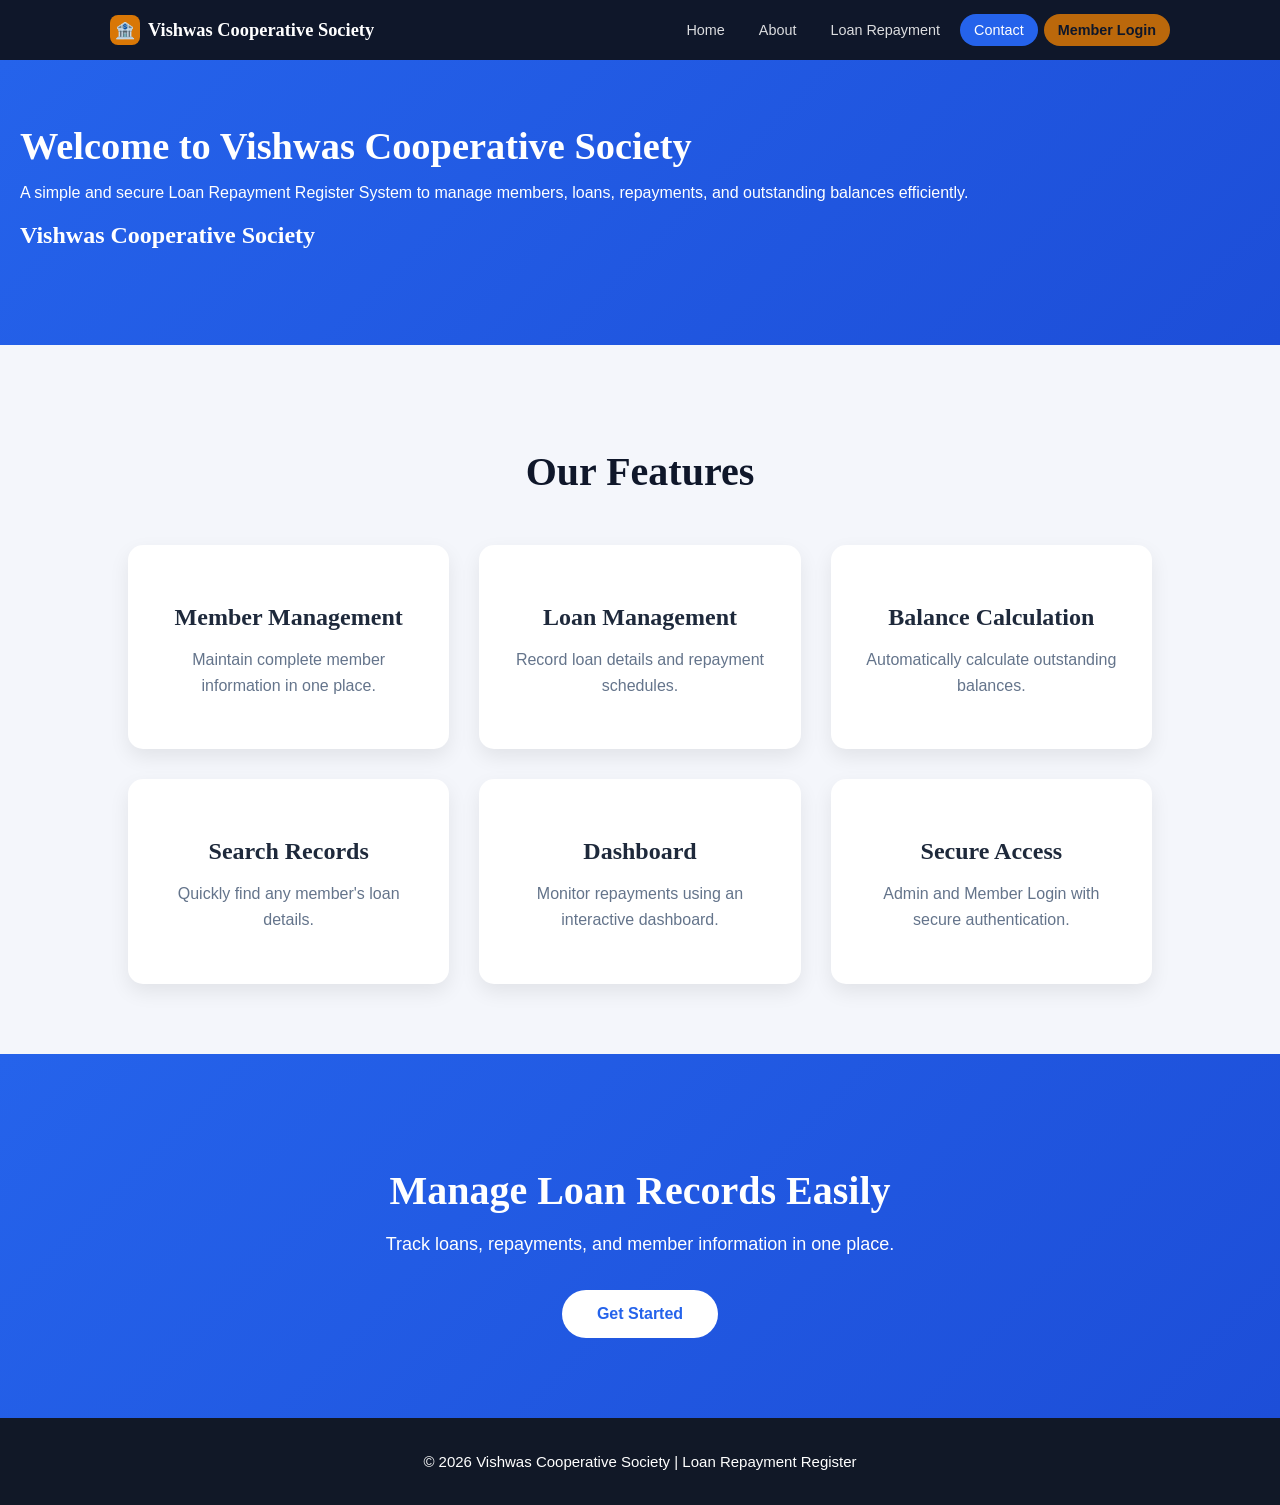
<file: index.html>
<!DOCTYPE html>
<html lang="en">
<head>
    <meta charset="UTF-8">
    <meta name="viewport" content="width=device-width, initial-scale=1.0">
    <title>Vishwas Cooperative Society</title>

    <link rel="stylesheet" href="style.css">

<nav class="navbar">
    <div class="nav-inner">
      <a href="index.html" class="brand"><span class="brand-mark">🏦</span> Vishwas Cooperative Society</a>
      <button id="navToggle" class="nav-toggle" aria-label="Toggle menu">☰</button>
      <div id="navLinks" class="nav-links">
        <a href="index.html">Home</a>
        <a href="about.html">About</a>
        <a href="loan Repayment.html">Loan Repayment</a>
        <a href="contact.html" class="active">Contact</a>
        <a href="Member login.html" class="nav-cta">Member Login</a>
      </div>
    </div>
  </nav>


</div>






<!-- ================= HERO ================= -->

<section class="hero">

<div class="hero-content">

<h1>Welcome to Vishwas Cooperative Society</h1>

<p>
A simple and secure Loan Repayment Register System
to manage members, loans, repayments, and outstanding balances efficiently.
</p>






    
</head>

<body>

<!-- ================= NAVBAR ================= -->

<header>

<nav>

<div class="logo">
<i class="fa-solid fa-building-columns"></i>
<h2>Vishwas Cooperative Society</h2>
</div>


</nav>

</header>
</section>




<!-- ================= FEATURES ================= -->

<section class="features">

<h2>Our Features</h2>

<div class="feature-container">

<div class="feature-box">
<i class="fa-solid fa-user-plus"></i>
<h3>Member Management</h3>
<p>
Maintain complete member information in one place.
</p>
</div>

<div class="feature-box">
<i class="fa-solid fa-file-invoice-dollar"></i>
<h3>Loan Management</h3>
<p>
Record loan details and repayment schedules.
</p>
</div>

<div class="feature-box">
<i class="fa-solid fa-calculator"></i>
<h3>Balance Calculation</h3>
<p>
Automatically calculate outstanding balances.
</p>
</div>

<div class="feature-box">
<i class="fa-solid fa-magnifying-glass"></i>
<h3>Search Records</h3>
<p>
Quickly find any member's loan details.
</p>
</div>

<div class="feature-box">
<i class="fa-solid fa-chart-pie"></i>
<h3>Dashboard</h3>
<p>
Monitor repayments using an interactive dashboard.
</p>
</div>

<div class="feature-box">
<i class="fa-solid fa-shield-halved"></i>
<h3>Secure Access</h3>
<p>
Admin and Member Login with secure authentication.
</p>
</div>

</div>

</section>

<!-- ================= CALL TO ACTION ================= -->

<section class="cta">

<h2>Manage Loan Records Easily</h2>

<p>
Track loans, repayments, and member information in one place.
</p>

<a href="Member login.html">
Get Started
</a>

</section>

<!-- ================= FOOTER ================= -->

<footer>

<p>
© 2026 Vishwas Cooperative Society | Loan Repayment Register
</p>

</footer>

</body>
</html>
</file>
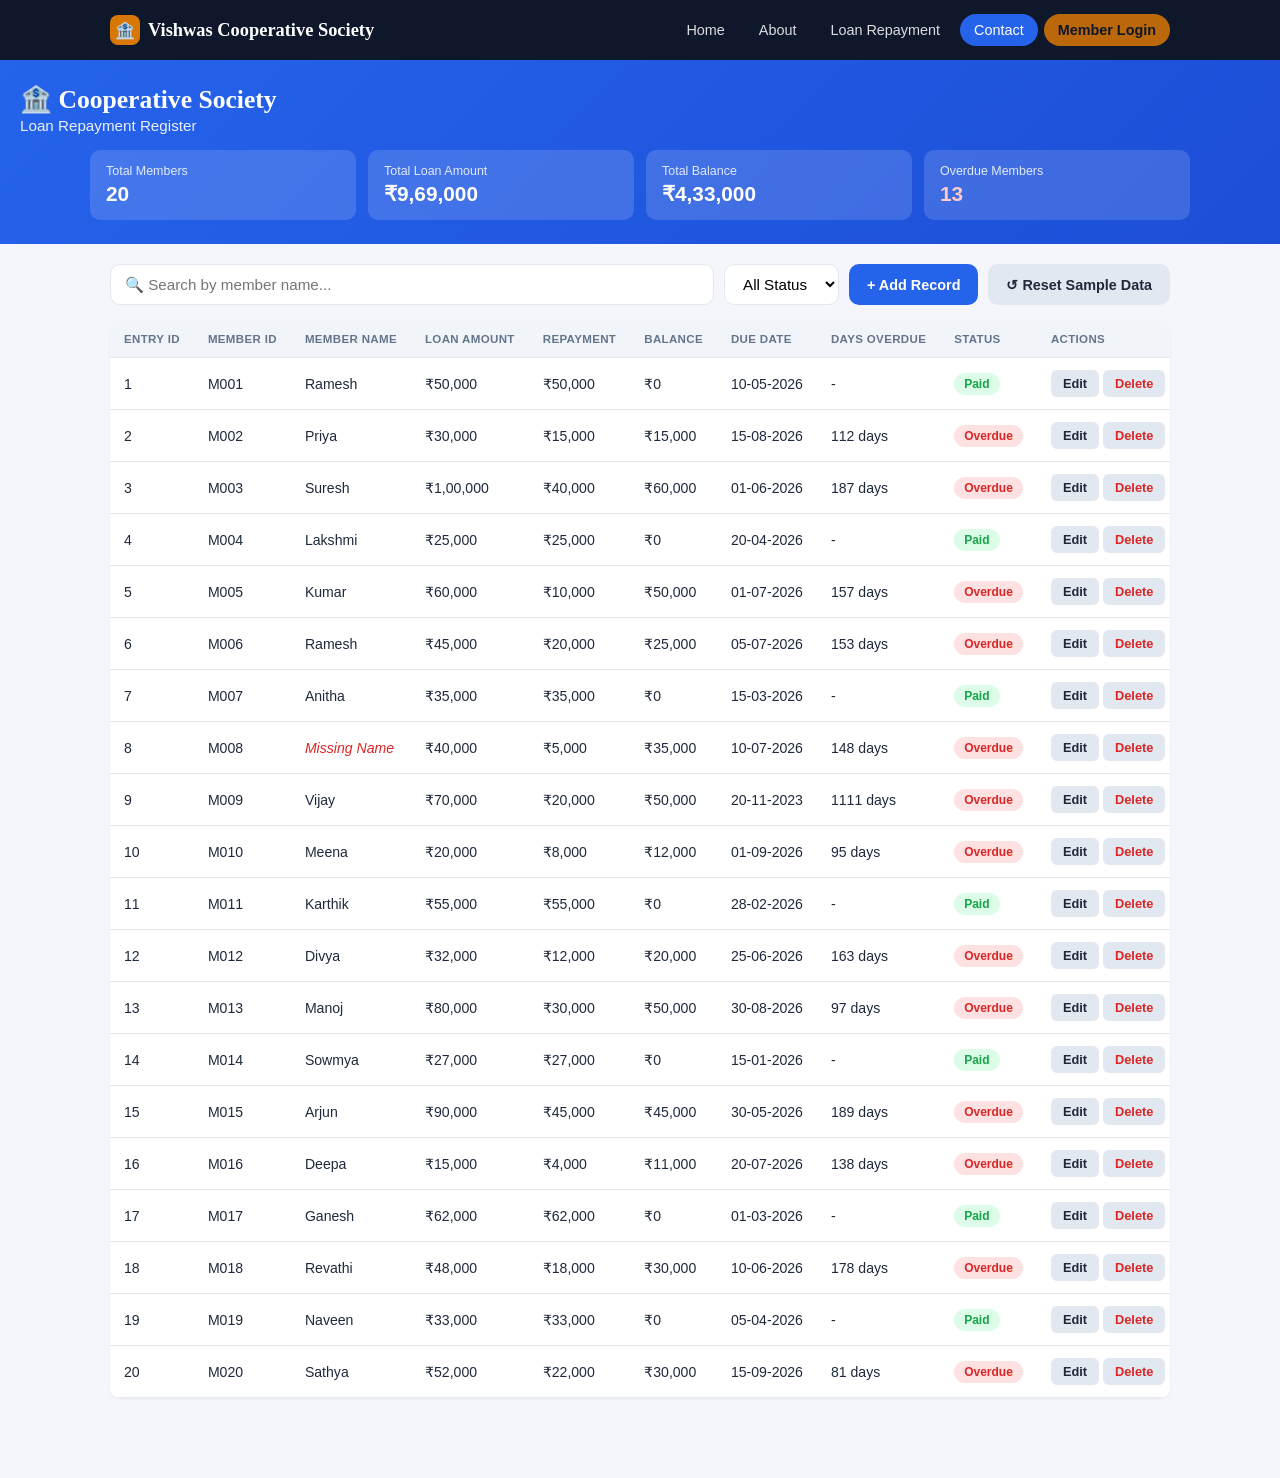
<file: loan Repayment.html>
<!DOCTYPE html>
<html lang="en">
<head>
<meta charset="UTF-8" />
<meta name="viewport" content="width=device-width, initial-scale=1.0" />
<title>Cooperative Society – Loan Repayment Register</title>
<link rel="stylesheet" href="style.css" />
</head>
<body>
   <nav class="navbar">
    <div class="nav-inner">
      <a href="index.html" class="brand"><span class="brand-mark">🏦</span> Vishwas Cooperative Society</a>
      <button id="navToggle" class="nav-toggle" aria-label="Toggle menu">☰</button>
      <div id="navLinks" class="nav-links">
        <a href="index.html">Home</a>
        <a href="about.html">About</a>
        <a href="loan Repayment.html">Loan Repayment</a>
        <a href="contact.html" class="active">Contact</a>
        <a href="Member login.html" class="nav-cta">Member Login</a>
      </div>
    </div>
  </nav>


  <!-- ===== HEADER / SUMMARY ===== -->
  <header class="app-header">
    <div class="header-title">
      <h1>🏦 Cooperative Society</h1>
      <p>Loan Repayment Register</p>
    </div>
    <div class="summary-cards" id="summaryCards">
      <div class="card">
        <span class="card-label">Total Members</span>
        <span class="card-value" id="totalMembers">0</span>
      </div>
      <div class="card">
        <span class="card-label">Total Loan Amount</span>
        <span class="card-value" id="totalLoans">₹0</span>
      </div>
      <div class="card">
        <span class="card-label">Total Balance</span>
        <span class="card-value" id="totalBalance">₹0</span>
      </div>
      <div class="card card-danger">
        <span class="card-label">Overdue Members</span>
        <span class="card-value" id="overdueCount">0</span>
      </div>
    </div>
  </header>

  <main class="container">

    <!-- ===== TOOLBAR: SEARCH + FILTER + ADD ===== -->
    <section class="toolbar">
      <input
        type="text"
        id="searchBox"
        placeholder="🔍 Search by member name..."
        autocomplete="off"
      />

      <select id="statusFilter">
        <option value="All">All Status</option>
        <option value="Paid">Paid</option>
        <option value="Pending">Pending</option>
        <option value="Overdue">Overdue</option>
      </select>

      <button id="addRecordBtn" class="btn btn-primary">+ Add Record</button>
      <button id="resetDataBtn" class="btn btn-secondary">↺ Reset Sample Data</button>
    </section>

    <!-- ===== MESSAGES (loading / empty / not found / error) ===== -->
    <div id="statusMessage" class="status-message hidden"></div>

    <!-- ===== TABLE ===== -->
    <section class="table-wrapper">
      <table id="loanTable">
        <thead>
          <tr>
            <th>Entry ID</th>
            <th>Member ID</th>
            <th>Member Name</th>
            <th>Loan Amount</th>
            <th>Repayment</th>
            <th>Balance</th>
            <th>Due Date</th>
            <th>Days Overdue</th>
            <th>Status</th>
            <th>Actions</th>
          </tr>
        </thead>
        <tbody id="tableBody">
          <!-- rows injected by JS -->
        </tbody>
      </table>
    </section>

  </main>

  <!-- ===== ADD / UPDATE MODAL ===== -->
  <div id="recordModal" class="modal-overlay hidden">
    <div class="modal-box">
      <h2 id="modalTitle">Add New Record</h2>
      <form id="recordForm" novalidate>
        <input type="hidden" id="entryId" />

        <label>Member ID</label>
        <input type="text" id="memberId" placeholder="e.g. M021" />
        <span class="error-text" id="err-memberId"></span>

        <label>Member Name</label>
        <input type="text" id="memberName" placeholder="e.g. Kavitha" />
        <span class="error-text" id="err-memberName"></span>

        <label>Loan Amount (₹)</label>
        <input type="number" id="loanAmount" placeholder="e.g. 50000" />
        <span class="error-text" id="err-loanAmount"></span>

        <label>Repayment Made (₹)</label>
        <input type="number" id="repayment" placeholder="e.g. 10000" />
        <span class="error-text" id="err-repayment"></span>

        <label>Due Date</label>
        <input type="date" id="dueDate" />
        <span class="error-text" id="err-dueDate"></span>

        <div class="calc-preview">
          Balance: <strong id="previewBalance">₹0</strong> &nbsp;|&nbsp;
          Status: <strong id="previewStatus">-</strong>
        </div>

        <div class="modal-actions">
          <button type="button" id="cancelBtn" class="btn btn-secondary">Cancel</button>
          <button type="submit" class="btn btn-primary">Save Record</button>
        </div>
      </form>
    </div>
  </div>

  <script src="script.js"></script>
</body>
</html>
</file>
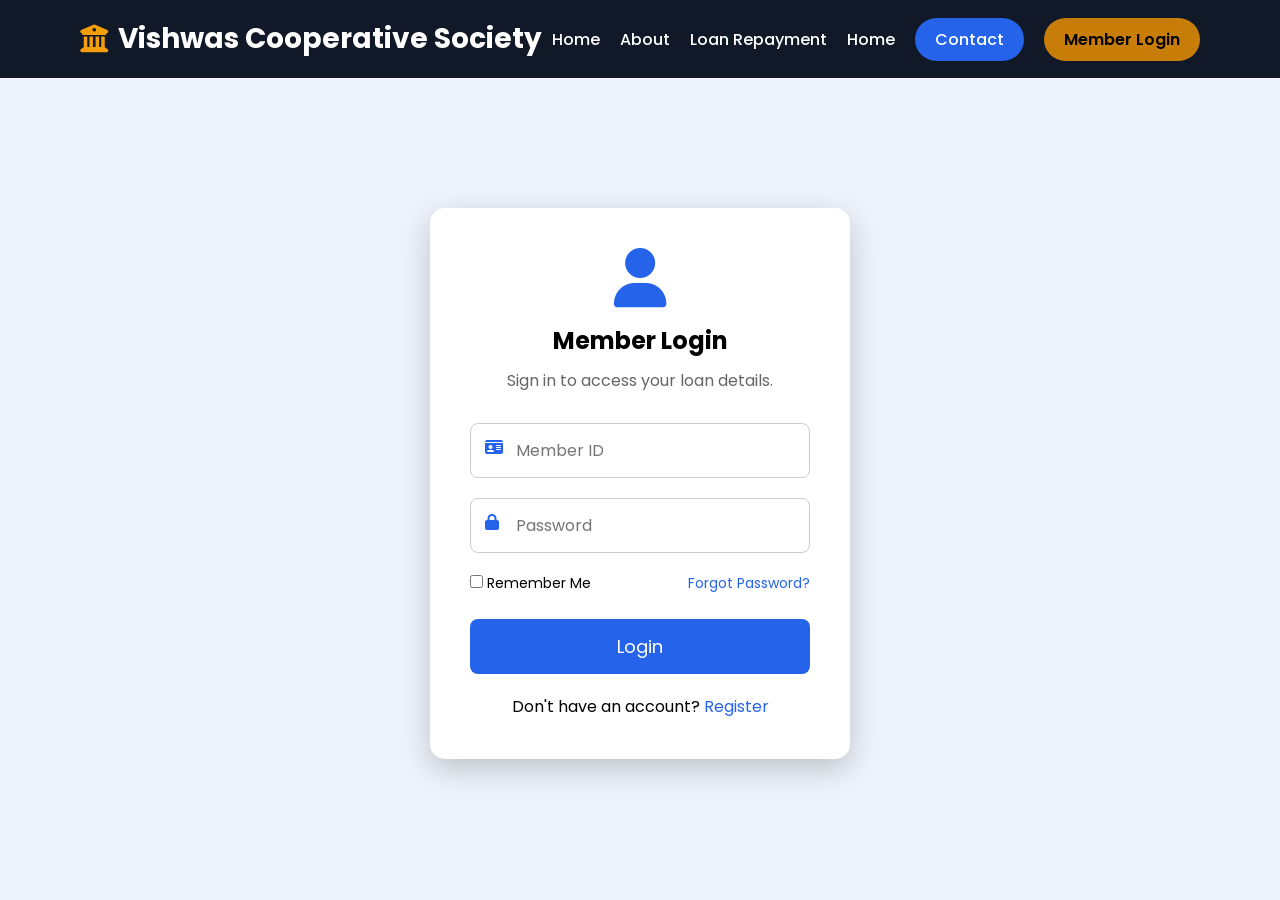
<file: Member login.html>
<!DOCTYPE html>
<html lang="en">
<head>
    <meta charset="UTF-8">
    <meta name="viewport" content="width=device-width, initial-scale=1.0">
    <title>Member Login</title>

    <link rel="stylesheet" href="Member login.css">

    <link rel="stylesheet"
    href="https://cdnjs.cloudflare.com/ajax/libs/font-awesome/6.5.2/css/all.min.css">
</head>

<body>

<header>

<nav>

<div class="logo">
<i class="fa-solid fa-building-columns"></i>
<h2>Vishwas Cooperative Society</h2>
</div>

<ul>

<li><a href="index.html">Home</a></li>
<li><a href="about.html">About</a></li>
<li><a href="loan Repayment.html">Loan Repayment</a></li>
<li><a href="contact.html">Home</a></li>
<li>
<a href="#" class="contact-btn">Contact</a>
</li>

<li>
<a href="member-login.html" class="login-nav">Member Login</a>
</li>

</ul>

</nav>

</header>

<section class="login-section">

<div class="login-box">

<div class="login-icon">
<i class="fa-solid fa-user"></i>
</div>

<h2>Member Login</h2>

<p>Sign in to access your loan details.</p>

<form>

<div class="input-box">
<i class="fa-solid fa-id-card"></i>
<input type="text" placeholder="Member ID">
</div>

<div class="input-box">
<i class="fa-solid fa-lock"></i>
<input type="password" placeholder="Password">
</div>

<div class="options">

<label>
<input type="checkbox">
Remember Me
</label>

<a href="#">Forgot Password?</a>

</div>

<button class="login-btn">
Login
</button>

</form>

<div class="register-link">
Don't have an account?
<a href="#">Register</a>
</div>

</div>

</section>

<script src="script.js"></script>

</body>
</html>
</file>
<file: style.css>
:root {
  --navy: #0f172a;
  --primary: #1d4ed8;
  --primary-dark: #1e3a8a;
  --gold: #d97706;
  --danger: #dc2626;
  --success: #16a34a;
  --warning: #d97706;
  --bg: #f4f6fb;
  --card-bg: #ffffff;
  --border: #e2e8f0;
  --text-main: #1e293b;
  --text-muted: #64748b;
  --radius: 10px;
  --font-display: 'Fraunces', Georgia, serif;
  --font-body: 'Inter', "Segoe UI", Roboto, Arial, sans-serif;
}

* { box-sizing: border-box; }

body {
  margin: 0;
  font-family: var(--font-body);
  background: var(--bg);
  color: var(--text-main);
}

h1, h2, h3 { font-family: var(--font-display); }

a { color: inherit; text-decoration: none; }

img { max-width: 100%; display: block; }

/* ===== NAVBAR ===== */
.navbar {
  background: var(--navy);
  color: white;
  position: sticky;
  top: 0;
  z-index: 200;
}

.nav-inner {
  max-width: 1100px;
  margin: 0 auto;
  padding: 14px 20px;
  display: flex;
  align-items: center;
  justify-content: space-between;
}

.brand {
  display: flex;
  align-items: center;
  gap: 8px;
  font-family: var(--font-display);
  font-weight: 700;
  font-size: 1.15rem;
}

.brand-mark {
  width: 30px;
  height: 30px;
  border-radius: 8px;
  background: var(--gold);
  display: flex;
  align-items: center;
  justify-content: center;
  font-size: 1rem;
}

.nav-links {
  display: flex;
  gap: 6px;
  align-items: center;
}

.nav-links a {
  padding: 8px 14px;
  border-radius: 999px;
  font-size: 0.9rem;
  font-weight: 500;
  opacity: 0.85;
  transition: background 0.15s ease, opacity 0.15s ease;
}

.nav-links a:hover { opacity: 1; background: rgba(255,255,255,0.08); }
.nav-links a.active { opacity: 1; background: var(--primary); }

.nav-cta {
  background: var(--gold) !important;
  color: var(--navy) !important;
  font-weight: 700 !important;
}

.nav-toggle {
  display: none;
  background: none;
  border: none;
  color: white;
  font-size: 1.4rem;
  cursor: pointer;
}

@media (max-width: 720px) {
  .nav-toggle { display: block; }
  .nav-links {
    position: absolute;
    top: 100%;
    left: 0;
    right: 0;
    background: var(--navy);
    flex-direction: column;
    align-items: stretch;
    padding: 8px 20px 16px;
    display: none;
  }
  .nav-links.open { display: flex; }
  .nav-links a { padding: 12px 14px; }
}

/* ===== HERO ===== */
.hero {
  background: linear-gradient(135deg, var(--primary), var(--primary-dark));
  color: white;
  padding: 64px 20px 76px;
}

.hero-inner {
  max-width: 1100px;
  margin: 0 auto;
  display: grid;
  grid-template-columns: 1.1fr 0.9fr;
  gap: 32px;
  align-items: center;
}

.hero-eyebrow {
  text-transform: uppercase;
  letter-spacing: 0.08em;
  font-size: 0.75rem;
  font-weight: 700;
  color: #fde68a;
  margin-bottom: 10px;
}

.hero h1 {
  font-size: 2.4rem;
  line-height: 1.15;
  margin: 0 0 16px;
}

.hero p.lead {
  font-size: 1.05rem;
  opacity: 0.92;
  margin: 0 0 26px;
  max-width: 46ch;
}

.hero-actions { display: flex; gap: 12px; flex-wrap: wrap; }

.hero-card {
  background: rgba(255,255,255,0.1);
  border: 1px solid rgba(255,255,255,0.2);
  border-radius: 16px;
  padding: 22px;
  backdrop-filter: blur(4px);
}

.hero-stat { display: flex; justify-content: space-between; padding: 10px 0; border-bottom: 1px solid rgba(255,255,255,0.15); }
.hero-stat:last-child { border-bottom: none; }
.hero-stat .label { opacity: 0.85; font-size: 0.85rem; }
.hero-stat .value { font-weight: 700; }

@media (max-width: 820px) {
  .hero-inner { grid-template-columns: 1fr; }
  .hero h1 { font-size: 1.9rem; }
}

/* ===== SECTIONS / CONTAINER ===== */
.container {
  max-width: 1100px;
  margin: 0 auto;
  padding: 56px 20px;
}

.container-narrow { max-width: 760px; }

.section-eyebrow {
  text-transform: uppercase;
  letter-spacing: 0.08em;
  font-size: 0.72rem;
  font-weight: 700;
  color: var(--gold);
  margin-bottom: 8px;
}

.section-heading {
  font-size: 1.7rem;
  margin: 0 0 12px;
}

.section-sub {
  color: var(--text-muted);
  max-width: 60ch;
  margin: 0 0 32px;
}

/* ===== GRID / CARDS ===== */
.grid-3 {
  display: grid;
  grid-template-columns: repeat(3, 1fr);
  gap: 20px;
}

.grid-2 {
  display: grid;
  grid-template-columns: repeat(2, 1fr);
  gap: 20px;
}

@media (max-width: 780px) {
  .grid-3, .grid-2 { grid-template-columns: 1fr; }
}

.feature-card {
  background: var(--card-bg);
  border: 1px solid var(--border);
  border-radius: var(--radius);
  padding: 22px;
}

.feature-icon {
  width: 42px;
  height: 42px;
  border-radius: 10px;
  background: #eff6ff;
  color: var(--primary);
  display: flex;
  align-items: center;
  justify-content: center;
  font-size: 1.2rem;
  margin-bottom: 14px;
}

.feature-card h3 { font-size: 1.05rem; margin: 0 0 8px; }
.feature-card p { color: var(--text-muted); font-size: 0.9rem; margin: 0; line-height: 1.5; }

/* ===== VALUE / STAT STRIP ===== */
.stat-strip {
  background: var(--navy);
  color: white;
}

.stat-strip .container {
  display: grid;
  grid-template-columns: repeat(4, 1fr);
  gap: 24px;
  padding: 40px 20px;
}

.stat-strip .stat-num {
  font-family: var(--font-display);
  font-size: 2rem;
  font-weight: 700;
  color: var(--gold);
}

.stat-strip .stat-label {
  font-size: 0.8rem;
  opacity: 0.8;
  margin-top: 4px;
}

@media (max-width: 720px) {
  .stat-strip .container { grid-template-columns: repeat(2, 1fr); }
}

/* ===== BUTTONS ===== */
.btn {
  padding: 12px 22px;
  border: none;
  border-radius: var(--radius);
  cursor: pointer;
  font-size: 0.92rem;
  font-weight: 600;
  transition: transform 0.08s ease, background 0.15s ease;
  display: inline-block;
}
.btn:active { transform: scale(0.97); }

.btn-primary { background: var(--gold); color: var(--navy); }
.btn-primary:hover { background: #b45309; }

.btn-secondary { background: rgba(255,255,255,0.12); color: white; border: 1px solid rgba(255,255,255,0.4); }
.btn-secondary:hover { background: rgba(255,255,255,0.2); }

.btn-outline { background: white; color: var(--primary); border: 1px solid var(--border); }
.btn-outline:hover { background: #f8fafc; }

.btn-small { padding: 6px 12px; font-size: 0.8rem; border-radius: 6px; }
.btn-danger-outline { background: #fef2f2; color: var(--danger); }
.btn-danger-outline:hover { background: #fee2e2; }
.btn-edit-outline { background: #eff6ff; color: var(--primary); }
.btn-edit-outline:hover { background: #dbeafe; }

/* ===== CONTACT PAGE ===== */
.contact-grid {
  display: grid;
  grid-template-columns: 1fr 1fr;
  gap: 32px;
}

@media (max-width: 780px) { .contact-grid { grid-template-columns: 1fr; } }

.contact-info-card {
  background: var(--card-bg);
  border: 1px solid var(--border);
  border-radius: var(--radius);
  padding: 22px;
  margin-bottom: 16px;
}

.contact-info-card h3 { margin: 0 0 4px; font-size: 1rem; }
.contact-info-card p { margin: 0; color: var(--text-muted); font-size: 0.9rem; }

.form-box {
  background: var(--card-bg);
  border: 1px solid var(--border);
  border-radius: var(--radius);
  padding: 26px;
}

.form-box label {
  display: block;
  margin: 14px 0 4px;
  font-size: 0.85rem;
  font-weight: 600;
  color: var(--text-muted);
}
.form-box label:first-child { margin-top: 0; }

.form-box input,
.form-box textarea {
  width: 100%;
  padding: 10px 12px;
  border: 1px solid var(--border);
  border-radius: 8px;
  font-size: 0.9rem;
  font-family: var(--font-body);
}

.form-box input:focus,
.form-box textarea:focus { outline: none; border-color: var(--primary); }

.form-note {
  font-size: 0.8rem;
  color: var(--text-muted);
  margin-top: 14px;
}

/* ===== FOOTER ===== */
.site-footer {
  background: var(--navy);
  color: rgba(255,255,255,0.7);
  padding: 32px 20px;
  text-align: center;
  font-size: 0.82rem;
}

.site-footer a { text-decoration: underline; }

/* ===== REGISTER PAGE (loan tool) ===== */
.app-header {
  background: linear-gradient(135deg, var(--primary), var(--primary-dark));
  color: white;
  padding: 24px 20px;
}

.header-title h1 { margin: 0 0 2px 0; font-size: 1.5rem; font-family: var(--font-display); }
.header-title p { margin: 0 0 16px 0; opacity: 0.9; font-size: 0.95rem; }

.summary-cards {
  display: grid;
  grid-template-columns: repeat(4, 1fr);
  gap: 12px;
  max-width: 1100px;
  margin: 0 auto;
}

.card {
  background: rgba(255,255,255,0.15);
  border-radius: var(--radius);
  padding: 14px 16px;
  display: flex;
  flex-direction: column;
  gap: 4px;
}

.card-label { font-size: 0.78rem; opacity: 0.85; }
.card-value { font-size: 1.3rem; font-weight: 700; }
.card-danger .card-value { color: #fecaca; }

.reg-container { max-width: 1100px; margin: 20px auto; padding: 0 20px 60px; }

.toolbar { display: flex; flex-wrap: wrap; gap: 10px; margin-bottom: 16px; }

#searchBox {
  flex: 1 1 220px;
  padding: 10px 14px;
  border: 1px solid var(--border);
  border-radius: var(--radius);
  font-size: 0.95rem;
}

#statusFilter {
  padding: 10px 14px;
  border: 1px solid var(--border);
  border-radius: var(--radius);
  background: white;
  font-size: 0.95rem;
}

.status-message {
  text-align: center;
  padding: 30px;
  font-size: 1rem;
  color: var(--text-muted);
  background: var(--card-bg);
  border-radius: var(--radius);
  border: 1px dashed var(--border);
  margin-bottom: 16px;
}
.status-message.error { color: var(--danger); border-color: var(--danger); }
.hidden { display: none !important; }

.field-guide {
  background: var(--card-bg);
  border: 1px solid var(--border);
  border-radius: var(--radius);
  padding: 12px 16px;
  margin-bottom: 16px;
  font-size: 0.86rem;
}
.field-guide summary {
  cursor: pointer;
  font-weight: 600;
  color: var(--primary);
}
.field-guide ul { margin: 10px 0 2px; padding-left: 20px; color: var(--text-muted); line-height: 1.6; }
.field-guide li { margin-bottom: 4px; }

.table-wrapper {
  background: var(--card-bg);
  border-radius: var(--radius);
  overflow-x: auto;
  box-shadow: 0 1px 3px rgba(0,0,0,0.06);
}

table { width: 100%; border-collapse: collapse; min-width: 860px; }
thead { background: #f1f5f9; }

th, td {
  padding: 12px 14px;
  text-align: left;
  font-size: 0.88rem;
  border-bottom: 1px solid var(--border);
  white-space: nowrap;
}

th { color: var(--text-muted); font-weight: 700; text-transform: uppercase; font-size: 0.72rem; letter-spacing: 0.03em; }
tbody tr:hover { background: #f8fafc; }
.name-missing { color: var(--danger); font-style: italic; }

.status-pill { padding: 4px 10px; border-radius: 999px; font-size: 0.75rem; font-weight: 700; display: inline-block; }
.status-Paid { background: #dcfce7; color: var(--success); }
.status-Pending { background: #fef3c7; color: var(--warning); }
.status-Overdue { background: #fee2e2; color: var(--danger); }

.action-group { display: flex; gap: 6px; }

.modal-overlay {
  position: fixed;
  inset: 0;
  background: rgba(15, 23, 42, 0.5);
  display: flex;
  align-items: center;
  justify-content: center;
  padding: 16px;
  z-index: 300;
}

.modal-box {
  background: white;
  border-radius: var(--radius);
  padding: 26px 28px;
  width: 100%;
  max-width: 440px;
  max-height: 90vh;
  overflow-y: auto;
}

.modal-box h2 { margin-top: 0; font-size: 1.2rem; font-family: var(--font-display); }

.modal-box label { display: block; margin: 12px 0 4px; font-size: 0.85rem; font-weight: 600; color: var(--text-muted); }

.modal-box input {
  width: 100%;
  padding: 9px 12px;
  border: 1px solid var(--border);
  border-radius: 8px;
  font-size: 0.9rem;
}
.modal-box input:focus { outline: none; border-color: var(--primary); }

.error-text { display: block; color: var(--danger); font-size: 0.75rem; min-height: 16px; margin-top: 2px; }

.calc-preview { margin-top: 16px; padding: 10px 12px; background: #f1f5f9; border-radius: 8px; font-size: 0.88rem; }

.modal-actions { display: flex; justify-content: flex-end; gap: 10px; margin-top: 20px; }

@media (max-width: 720px) {
  .summary-cards { grid-template-columns: repeat(2, 1fr); }
  .toolbar { flex-direction: column; }
  #searchBox, #statusFilter, .toolbar .btn { width: 100%; }
}

@media (max-width: 480px) {
  .header-title h1 { font-size: 1.25rem; }
  .card-value { font-size: 1.05rem; }
  .modal-box { padding: 20px 18px; }
}




:root {
  --primary: #2563eb;
  --primary-dark: #1d4ed8;
  --danger: #dc2626;
  --success: #16a34a;
  --warning: #d97706;
  --bg: #f4f6fb;
  --card-bg: #ffffff;
  --border: #e2e8f0;
  --text-main: #1e293b;
  --text-muted: #64748b;
  --radius: 10px;
}

* { box-sizing: border-box; }

body {
  margin: 0;
  font-family: "Segoe UI", Roboto, Arial, sans-serif;
  background: var(--bg);
  color: var(--text-main);
}

/* ===== HEADER ===== */
.app-header {
  background: linear-gradient(135deg, var(--primary), var(--primary-dark));
  color: white;
  padding: 24px 20px;
}

.header-title h1 {
  margin: 0 0 2px 0;
  font-size: 1.6rem;
}

.header-title p {
  margin: 0 0 16px 0;
  opacity: 0.9;
  font-size: 0.95rem;
}

.summary-cards {
  display: grid;
  grid-template-columns: repeat(4, 1fr);
  gap: 12px;
  max-width: 1100px;
  margin: 0 auto;
}

.card {
  background: rgba(255,255,255,0.15);
  border-radius: var(--radius);
  padding: 14px 16px;
  display: flex;
  flex-direction: column;
  gap: 4px;
  backdrop-filter: blur(2px);
}

.card-label { font-size: 0.78rem; opacity: 0.85; }
.card-value { font-size: 1.3rem; font-weight: 700; }
.card-danger .card-value { color: #fecaca; }

/* ===== MAIN CONTAINER ===== */
.container {
  max-width: 1100px;
  margin: 20px auto;
  padding: 0 20px 60px;
}

/* ===== TOOLBAR ===== */
.toolbar {
  display: flex;
  flex-wrap: wrap;
  gap: 10px;
  margin-bottom: 16px;
}

#searchBox {
  flex: 1 1 220px;
  padding: 10px 14px;
  border: 1px solid var(--border);
  border-radius: var(--radius);
  font-size: 0.95rem;
}

#statusFilter {
  padding: 10px 14px;
  border: 1px solid var(--border);
  border-radius: var(--radius);
  background: white;
  font-size: 0.95rem;
}

.btn {
  padding: 10px 18px;
  border: none;
  border-radius: var(--radius);
  cursor: pointer;
  font-size: 0.9rem;
  font-weight: 600;
  transition: transform 0.08s ease, background 0.15s ease;
}
.btn:active { transform: scale(0.97); }

.btn-primary {
  background: var(--primary);
  color: white;
}
.btn-primary:hover { background: var(--primary-dark); }

.btn-secondary {
  background: #e2e8f0;
  color: var(--text-main);
}
.btn-secondary:hover { background: #cbd5e1; }

.btn-small {
  padding: 6px 12px;
  font-size: 0.8rem;
  border-radius: 6px;
}

/* ===== STATUS MESSAGE (loading/empty/error) ===== */
.status-message {
  text-align: center;
  padding: 30px;
  font-size: 1rem;
  color: var(--text-muted);
  background: var(--card-bg);
  border-radius: var(--radius);
  border: 1px dashed var(--border);
  margin-bottom: 16px;
}
.status-message.error { color: var(--danger); border-color: var(--danger); }
.hidden { display: none !important; }

/* ===== TABLE ===== */
.table-wrapper {
  background: var(--card-bg);
  border-radius: var(--radius);
  overflow-x: auto;
  box-shadow: 0 1px 3px rgba(0,0,0,0.06);
}

table {
  width: 100%;
  border-collapse: collapse;
  min-width: 820px;
}

thead {
  background: #f1f5f9;
}

th, td {
  padding: 12px 14px;
  text-align: left;
  font-size: 0.88rem;
  border-bottom: 1px solid var(--border);
  white-space: nowrap;
}

th { color: var(--text-muted); font-weight: 700; text-transform: uppercase; font-size: 0.72rem; letter-spacing: 0.03em; }

tbody tr:hover { background: #f8fafc; }

.name-missing { color: var(--danger); font-style: italic; }

.status-pill {
  padding: 4px 10px;
  border-radius: 999px;
  font-size: 0.75rem;
  font-weight: 700;
  display: inline-block;
}
.status-Paid { background: #dcfce7; color: var(--success); }
.status-Pending { background: #fef3c7; color: var(--warning); }
.status-Overdue { background: #fee2e2; color: var(--danger); }

/* ===== MODAL ===== */
.modal-overlay {
  position: fixed;
  inset: 0;
  background: rgba(15, 23, 42, 0.5);
  display: flex;
  align-items: center;
  justify-content: center;
  padding: 16px;
  z-index: 100;
}

.modal-box {
  background: white;
  border-radius: var(--radius);
  padding: 26px 28px;
  width: 100%;
  max-width: 440px;
  max-height: 90vh;
  overflow-y: auto;
}

.modal-box h2 {
  margin-top: 0;
  font-size: 1.2rem;
}

.modal-box label {
  display: block;
  margin: 12px 0 4px;
  font-size: 0.85rem;
  font-weight: 600;
  color: var(--text-muted);
}

.modal-box input {
  width: 100%;
  padding: 9px 12px;
  border: 1px solid var(--border);
  border-radius: 8px;
  font-size: 0.9rem;
}

.modal-box input:focus {
  outline: none;
  border-color: var(--primary);
}

.error-text {
  display: block;
  color: var(--danger);
  font-size: 0.75rem;
  min-height: 16px;
  margin-top: 2px;
}

.calc-preview {
  margin-top: 16px;
  padding: 10px 12px;
  background: #f1f5f9;
  border-radius: 8px;
  font-size: 0.88rem;
}

.modal-actions {
  display: flex;
  justify-content: flex-end;
  gap: 10px;
  margin-top: 20px;
}

/* ===== RESPONSIVE ===== */
@media (max-width: 720px) {
  .summary-cards { grid-template-columns: repeat(2, 1fr); }
  .toolbar { flex-direction: column; }
  #searchBox, #statusFilter, .toolbar .btn { width: 100%; }
}

.features{
    padding:70px 10%;
}

.features h2{
    text-align:center;
    font-size:40px;
    color:#0f172a;
    margin-bottom:50px;
}

.feature-container{
    display:grid;
    grid-template-columns:repeat(auto-fit,minmax(280px,1fr));
    gap:30px;
}

.feature-box{
    background:#fff;
    padding:35px;
    border-radius:15px;
    text-align:center;
    transition:.4s;
    box-shadow:0 8px 20px rgba(0,0,0,.08);
}

.feature-box:hover{
    transform:translateY(-8px);
    box-shadow:0 15px 35px rgba(0,0,0,.15);
}

.feature-box i{
    font-size:45px;
    color:#2563eb;
    margin-bottom:20px;
}

.feature-box h3{
    margin-bottom:15px;
    color:#1e293b;
    font-size:24px;
}

.feature-box p{
    color:#64748b;
    line-height:1.6;
}

/* ================= CTA ================= */

.cta{
    background:linear-gradient(135deg,#2563eb,#1d4ed8);
    color:white;
    text-align:center;
    padding:80px 20px;
}

.cta h2{
    font-size:40px;
    margin-bottom:20px;
}

.cta p{
    font-size:18px;
    margin-bottom:35px;
}

.cta a{
    display:inline-block;
    text-decoration:none;
    background:#fff;
    color:#2563eb;
    padding:15px 35px;
    border-radius:30px;
    font-weight:600;
    transition:.3s;
}

.cta a:hover{
    background:#f59e0b;
    color:white;
}

/* ================= FOOTER ================= */

footer{
    background:#111827;
    color:white;
    text-align:center;
    padding:20px;
    font-size:15px;
}

/* ================= RESPONSIVE ================= */

@media(max-width:768px){

.logo h2{
    font-size:24px;
}

.features h2{
    font-size:32px;
}

.cta h2{
    font-size:30px;
}

.feature-box{
    padding:25px;
}

}
</file>
<file: Member login.css>
@import url('https://fonts.googleapis.com/css2?family=Poppins:wght@300;400;500;600;700&display=swap');

*{
margin:0;
padding:0;
box-sizing:border-box;
font-family:'Poppins',sans-serif;
}

body{
background:#eef3fb;
}

/* Navbar */

header{
background:#111827;
}

nav{
max-width:1200px;
margin:auto;
padding:18px 40px;
display:flex;
justify-content:space-between;
align-items:center;
}

.logo{
display:flex;
align-items:center;
gap:10px;
}

.logo i{
color:#f59e0b;
font-size:28px;
}

.logo h2{
color:white;
font-size:28px;
}

nav ul{
display:flex;
gap:20px;
list-style:none;
align-items:center;
}

nav ul a{
text-decoration:none;
color:white;
font-weight:500;
}

.contact-btn{
background:#2563eb;
padding:10px 20px;
border-radius:25px;
}

.login-nav{
background:#c77d08;
padding:10px 20px;
border-radius:25px;
color:black;
font-weight:600;
}

/* Login Section */

.login-section{

display:flex;
justify-content:center;
align-items:center;

height:calc(100vh - 90px);

}

.login-box{

width:420px;

background:white;

padding:40px;

border-radius:15px;

box-shadow:0 10px 30px rgba(0,0,0,.2);

}

.login-icon{

text-align:center;

margin-bottom:15px;

}

.login-icon i{

font-size:60px;

color:#2563eb;

}

.login-box h2{

text-align:center;

margin-bottom:10px;

}

.login-box p{

text-align:center;

margin-bottom:30px;

color:#666;

}

.input-box{

position:relative;

margin-bottom:20px;

}

.input-box i{

position:absolute;

left:15px;

top:16px;

color:#2563eb;

}

.input-box input{

width:100%;

padding:14px 14px 14px 45px;

border:1px solid #ccc;

border-radius:8px;

font-size:16px;

}

.input-box input:focus{

outline:none;

border:1px solid #2563eb;

}

.options{

display:flex;

justify-content:space-between;

margin-bottom:25px;

font-size:14px;

}

.options a{

text-decoration:none;

color:#2563eb;

}

.login-btn{

width:100%;

padding:14px;

border:none;

background:#2563eb;

color:white;

font-size:18px;

border-radius:8px;

cursor:pointer;

transition:.3s;

}

.login-btn:hover{

background:#1d4ed8;

}

.register-link{

margin-top:20px;

text-align:center;

}

.register-link a{

text-decoration:none;

color:#2563eb;

}

@media(max-width:768px){

nav{

flex-direction:column;

gap:20px;

}

nav ul{

flex-wrap:wrap;

justify-content:center;

}

.login-box{

width:90%;

}

}
</file>
